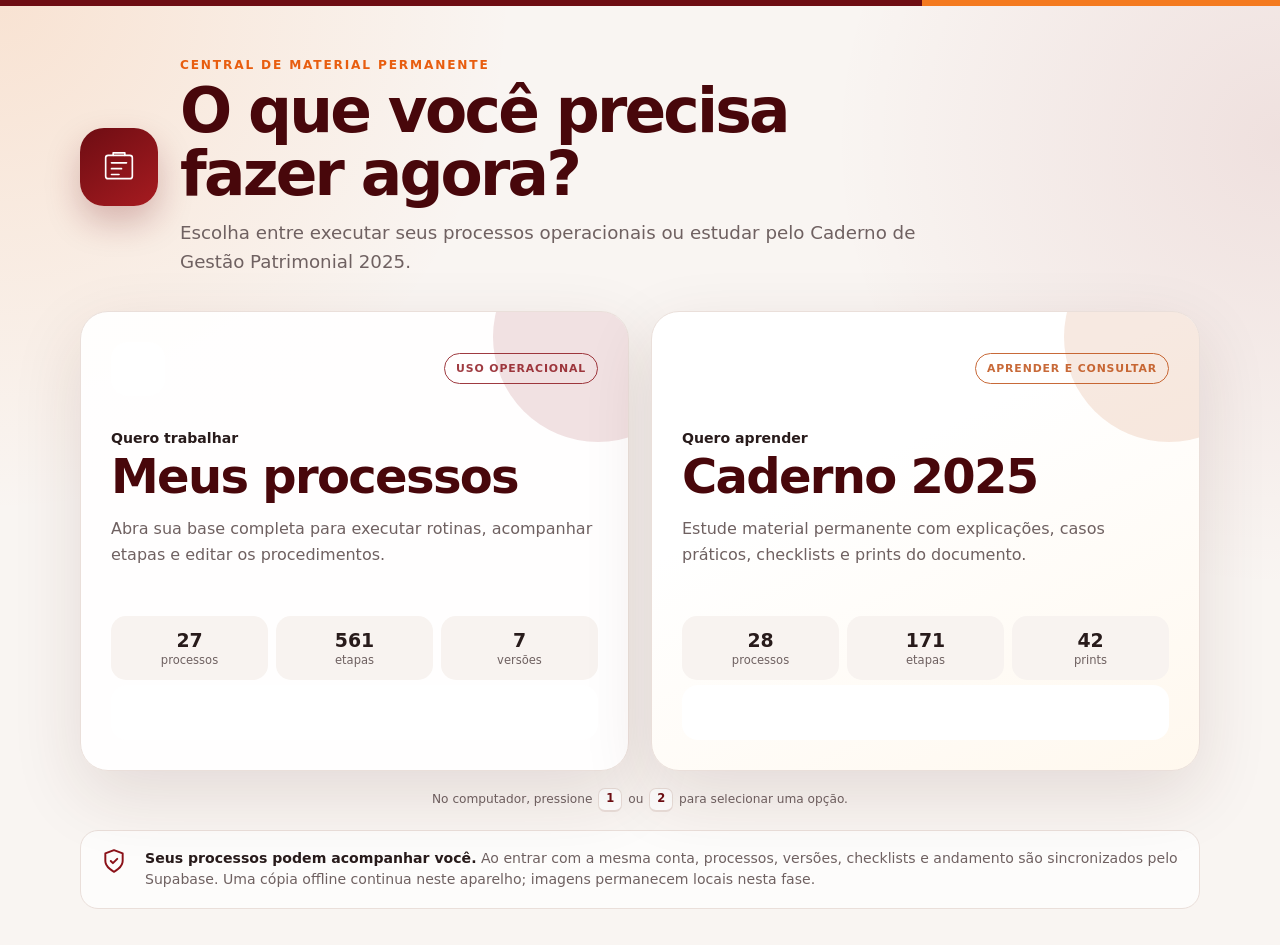
<file: index.html>
<!doctype html>
<html lang="pt-BR">
  <head>
    <meta charset="UTF-8" />
    <meta name="viewport" content="width=device-width, initial-scale=1.0" />
    <meta name="robots" content="noindex,nofollow,noarchive" />
    <meta name="theme-color" content="#8b1118" />
    <title>Central de Material Permanente</title>
    <link rel="icon" href="./app-atual/favicon.svg" />
    <link rel="stylesheet" href="./portal.css?v=20260727-js1" />
    <link rel="stylesheet" href="./portal-interactions.css?v=20260727-js1" />
    <script src="./portal.js?v=20260727-js1" defer></script>
  </head>
  <body>
    <main class="portal">
      <header class="hero">
        <div class="brand" aria-hidden="true">
          <svg viewBox="0 0 48 48" role="img">
            <path d="M11 10h26a3 3 0 0 1 3 3v22a3 3 0 0 1-3 3H11a3 3 0 0 1-3-3V13a3 3 0 0 1 3-3Z"/>
            <path d="M17 10V7h14v3M15 19h18M15 26h12M15 33h9"/>
          </svg>
        </div>
        <div class="hero-copy">
          <p class="eyebrow">CENTRAL DE MATERIAL PERMANENTE</p>
          <h1>O que você precisa fazer agora?</h1>
          <p class="subtitle">Escolha entre executar seus processos operacionais ou estudar pelo Caderno de Gestão Patrimonial 2025.</p>
        </div>
      </header>

      <a class="resume-card" data-resume hidden>
        <span class="resume-icon" aria-hidden="true">↻</span>
        <span>
          <small>CONTINUAR DE ONDE PAROU</small>
          <strong data-resume-name></strong>
        </span>
        <span class="resume-arrow" aria-hidden="true">→</span>
      </a>

      <section class="app-grid" aria-label="Aplicativos disponíveis">
        <a class="app-card operational" href="./app-atual/" data-app="processos">
          <div class="card-top">
            <span class="icon-box" aria-hidden="true">
              <svg viewBox="0 0 24 24">
                <path d="M9 5H5a2 2 0 0 0-2 2v12a2 2 0 0 0 2 2h12a2 2 0 0 0 2-2v-4M9 15l10-10M14 5h5v5"/>
              </svg>
            </span>
            <span class="card-labels">
              <span class="last-marker" data-last-marker hidden>ÚLTIMO ACESSO</span>
              <span class="badge">USO OPERACIONAL</span>
            </span>
          </div>

          <div class="card-content">
            <p class="action-label">Quero trabalhar</p>
            <h2>Meus processos</h2>
            <p>Abra sua base completa para executar rotinas, acompanhar etapas e editar os procedimentos.</p>

            <ul class="metrics" aria-label="Conteúdo do aplicativo">
              <li><strong>27</strong><span>processos</span></li>
              <li><strong>561</strong><span>etapas</span></li>
              <li><strong>7</strong><span>versões</span></li>
            </ul>
          </div>

          <span class="open-button"><span data-open-label>Abrir meus processos</span><span aria-hidden="true">→</span></span>
        </a>

        <a class="app-card learning" href="./caderno-2025/" data-app="caderno">
          <div class="card-top">
            <span class="icon-box" aria-hidden="true">
              <svg viewBox="0 0 24 24">
                <path d="M4 19.5A2.5 2.5 0 0 1 6.5 17H20M6.5 2H20v20H6.5A2.5 2.5 0 0 1 4 19.5v-15A2.5 2.5 0 0 1 6.5 2Z"/>
                <path d="M8 7h8M8 11h8"/>
              </svg>
            </span>
            <span class="card-labels">
              <span class="last-marker" data-last-marker hidden>ÚLTIMO ACESSO</span>
              <span class="badge">APRENDER E CONSULTAR</span>
            </span>
          </div>

          <div class="card-content">
            <p class="action-label">Quero aprender</p>
            <h2>Caderno 2025</h2>
            <p>Estude material permanente com explicações, casos práticos, checklists e prints do documento.</p>

            <ul class="metrics" aria-label="Conteúdo do aplicativo">
              <li><strong>28</strong><span>processos</span></li>
              <li><strong>171</strong><span>etapas</span></li>
              <li><strong>42</strong><span>prints</span></li>
            </ul>
          </div>

          <span class="open-button"><span data-open-label>Abrir versão didática</span><span aria-hidden="true">→</span></span>
        </a>
      </section>

      <p class="keyboard-tip">No computador, pressione <kbd>1</kbd> ou <kbd>2</kbd> para selecionar uma opção.</p>

      <footer class="privacy-note">
        <svg viewBox="0 0 24 24" aria-hidden="true">
          <path d="M12 22s8-4 8-10V5l-8-3-8 3v7c0 6 8 10 8 10Z"/>
          <path d="m9 12 2 2 4-4"/>
        </svg>
        <p><strong>Seus processos podem acompanhar você.</strong> Ao entrar com a mesma conta, processos, versões, checklists e andamento são sincronizados pelo Supabase. Uma cópia offline continua neste aparelho; imagens permanecem locais nesta fase.</p>
      </footer>
    </main>
  </body>
</html>
</file>
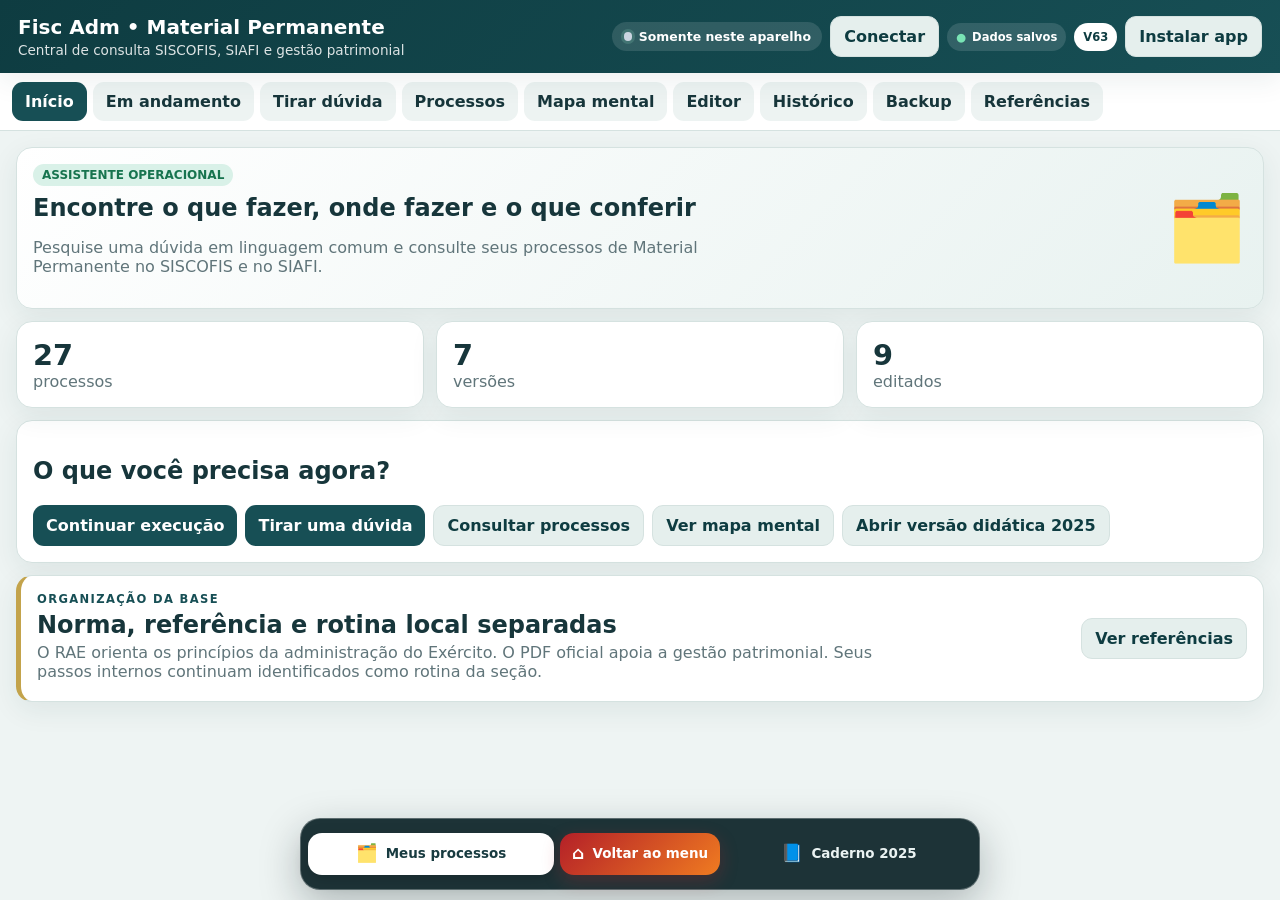
<file: app-atual/index.html>
<!doctype html>
<html lang="pt-BR">
  <head>
    <meta charset="UTF-8" />
    <meta name="viewport" content="width=device-width, initial-scale=1.0, viewport-fit=cover" />
    <meta name="robots" content="noindex,nofollow,noarchive" />
    <meta name="theme-color" content="#174f55" />
    <meta name="description" content="Central operacional para processos de Material Permanente no SISCOFIS e SIAFI." />
    <title>Fisc Adm • Material Permanente</title>
    <link rel="icon" href="./favicon.svg" />
    <link rel="manifest" href="./manifest.webmanifest" />
    <link rel="stylesheet" href="./styles.css" />
    <link rel="stylesheet" href="./supabase-sync.css" />
    <link rel="stylesheet" href="../shared-nav.css?v=20260727-suite1" />
  </head>
  <body>
    <nav class="suiteDock" aria-label="Navegação entre aplicativos">
  <a class="suiteDock__app" href="../app-atual/" data-suite-app="processos">
    <span aria-hidden="true">🗂️</span>
    <span>Meus processos</span>
  </a>
  <a class="suiteDock__menu" href="../" data-suite-menu>
    <span aria-hidden="true">⌂</span>
    <span>Voltar ao menu</span>
  </a>
  <a class="suiteDock__app" href="../caderno-2025/" data-suite-app="caderno">
    <span aria-hidden="true">📘</span>
    <span>Caderno 2025</span>
  </a>
</nav>
<header class="topbar">
  <div>
    <h1>Fisc Adm • Material Permanente</h1>
    <p>Central de consulta SISCOFIS, SIAFI e gestão patrimonial</p>
  </div>
  <div class="topbarActions">
    <span id="saveIndicator" class="saveIndicator">Dados salvos</span>
    <span id="versionBadge" class="versionBadge">V63</span>
    <button id="installBtn" class="ghost" hidden>Instalar app</button>
  </div>
</header>

<nav class="tabs" aria-label="Navegação principal">
  <button class="tab active" data-view="inicio">Início</button>
  <button class="tab" data-view="andamento">Em andamento</button>
  <button class="tab" data-view="duvidas">Tirar dúvida</button>
  <button class="tab" data-view="processos">Processos</button>
  <button class="tab" data-view="mapa">Mapa mental</button>
  <button class="tab" data-view="editor">Editor</button>
  <button class="tab" data-view="historico">Histórico</button>
  <button class="tab" data-view="backup">Backup</button>
  <button class="tab" data-view="referencias">Referências</button>
</nav>

<main>
  <section id="inicio" class="view active">
    <div class="hero card">
      <div>
        <span class="pill">ASSISTENTE OPERACIONAL</span>
        <h2>Encontre o que fazer, onde fazer e o que conferir</h2>
        <p>Pesquise uma dúvida em linguagem comum e consulte seus processos de Material Permanente no SISCOFIS e no SIAFI.</p>
      </div>
      <div class="heroIcon" aria-hidden="true">🗂️</div>
    </div>
    <div class="stats">
      <article class="card"><strong id="statProcesses">0</strong><span>processos</span></article>
      <article class="card"><strong id="statVersions">0</strong><span>versões</span></article>
      <article class="card"><strong id="statEdited">0</strong><span>editados</span></article>
    </div>
    <div class="card">
      <h2>O que você precisa agora?</h2>
      <div class="quickActions">
        <button class="primary" data-jump="andamento">Continuar execução</button>
        <button class="primary" data-jump="duvidas">Tirar uma dúvida</button>
        <button class="secondary" data-jump="processos">Consultar processos</button>
        <button class="secondary" data-jump="mapa">Ver mapa mental</button>
        <a class="secondary buttonLink" href="../caderno-2025/" target="_blank" rel="noreferrer">Abrir versão didática 2025</a>
      </div>
    </div>
    <div id="homeRunning" class="homeRunning"></div>
    <div class="card sourceSummary">
      <div>
        <span class="eyebrow">ORGANIZAÇÃO DA BASE</span>
        <h2>Norma, referência e rotina local separadas</h2>
        <p>O RAE orienta os princípios da administração do Exército. O PDF oficial apoia a gestão patrimonial. Seus passos internos continuam identificados como rotina da seção.</p>
      </div>
      <button class="secondary" data-jump="referencias">Ver referências</button>
    </div>
  </section>

  <section id="andamento" class="view">
    <div class="executionHero card">
      <div>
        <span class="eyebrow">MODO EXECUÇÃO</span>
        <h2>Processos em andamento</h2>
        <p>Continue da última etapa, registre responsável, observações, pendências e evidências.</p>
      </div>
      <button id="startRunFromDashboard" class="primary" type="button">Iniciar novo processo</button>
    </div>
    <div id="runningDashboard" class="runningDashboard"></div>
    <article id="executionWorkspace" class="executionWorkspace card" hidden></article>
  </section>

  <section id="duvidas" class="view">
    <div class="card doubtHero">
      <span class="eyebrow">CONSULTA RÁPIDA</span>
      <h2>Qual é a sua dúvida?</h2>
      <p>Exemplos: “como verificar NF liquidada?”, “qual conta usar na descarga?” ou “o que conferir no fechamento do mês?”.</p>
      <form id="questionForm" class="questionForm">
        <input id="questionInput" type="search" autocomplete="off" placeholder="Digite sua dúvida sobre SISCOFIS, SIAFI ou material permanente..." aria-label="Digite sua dúvida" />
        <button class="primary" type="submit">Pesquisar resposta</button>
      </form>
      <div class="suggestions" aria-label="Perguntas sugeridas">
        <button type="button" class="suggestion" data-question="Como verificar uma nota fiscal liquidada?">NF liquidada</button>
        <button type="button" class="suggestion" data-question="Como apropriar uma guia com saldo em trânsito?">Saldo em trânsito</button>
        <button type="button" class="suggestion" data-question="O que fazer no fechamento do mês?">Fechamento mensal</button>
        <button type="button" class="suggestion" data-question="Como conferir depreciação no SIAFI?">Depreciação</button>
      </div>
    </div>
    <div id="answerArea" class="answerArea" aria-live="polite">
      <article class="card emptyAnswer">
        <strong>Faça uma pergunta acima.</strong>
        <span>A resposta será montada somente com os processos cadastrados no seu app.</span>
      </article>
    </div>
    <div class="warning operationalWarning"><strong>Antes de executar:</strong> confirme a documentação, a UG, a conta e a orientação vigente da sua OM. O app é apoio à consulta e não substitui norma ou ordem da autoridade competente.</div>
  </section>

  <section id="processos" class="view">
    <div class="card filters">
      <input id="searchInput" type="search" placeholder="Buscar conta, comando, processo ou passo..." aria-label="Buscar processos" />
      <select id="categoryFilter" aria-label="Filtrar por categoria"><option value="">Todas as categorias</option></select>
    </div>
    <div class="organizeBar card">
      <div>
        <strong>Organização dos blocos</strong>
        <span>No computador: clique em “Organizar blocos”, arraste somente pela alça ⠿ ou use as setas. Para unir, clique em “Selecionar” em 2 ou mais blocos e depois em “Criar bloco único”.</span>
      </div>
      <div class="organizeActions">
        <button id="organizeToggle" class="secondary" type="button">Organizar blocos</button>
        <span id="selectedCount" class="selectedCount" hidden>0 selecionados</span>
        <button id="groupSelected" class="primary" type="button" hidden disabled>Criar bloco único</button>
        <button id="clearProcessSelection" class="secondary" type="button" hidden>Limpar seleção</button>
      </div>
    </div>
    <div id="processGrid" class="processGrid"></div>
    <article id="processDetail" class="card detail" hidden></article>
  </section>

  <section id="mapa" class="view">
    <div class="mapIntro card">
      <div>
        <span class="eyebrow">FLUXO COMPLETO</span>
        <h2>Fluxograma: da entrada ao fechamento do mês</h2>
        <p>Siga as setas e as decisões. Toque em uma caixa do fluxograma para consultar os processos daquela etapa.</p>
      </div>
      <span class="raeTag">Estrutura orientada pelo RAE</span>
    </div>
    <div class="mindMap" id="mindMap"></div>
    <div id="mapDetail" class="card mapDetail" aria-live="polite"></div>
  </section>

  <section id="editor" class="view">
    <div class="card">
      <div class="editorTop">
        <select id="editorSelect" aria-label="Processo para editar"></select>
        <input id="versionName" placeholder="Nome da nova versão, ex.: V58 Fechamento revisado" aria-label="Nome da nova versão" />
      </div>
      <div class="actionRow">
        <button id="newProcess" class="secondary">Novo processo</button>
        <button id="duplicateProcess" class="secondary">Duplicar</button>
        <button id="deleteProcess" class="danger">Excluir nesta edição</button>
      </div>
      <p class="hint">As mudanças só viram uma versão definitiva quando você tocar em <strong>Salvar nova versão</strong>.</p>
    </div>

    <form id="editorForm" class="card editorGrid">
      <label>Título<input id="edTitle" required /></label>
      <label>Categoria<input id="edCategory" /></label>
      <label>Ícone<input id="edIcon" maxlength="8" /></label>
      <label>Status<input id="edStatus" /></label>
      <label class="full">Origem<input id="edOrigin" /></label>
      <label class="full">Objetivo<textarea id="edGoal"></textarea></label>
      <label class="full">Aviso importante<textarea id="edWarning"></textarea></label>
      <div class="full visualEditorHeader">
        <div><strong>Editor visual das etapas</strong><span>No computador, arraste pela alça ⠿. Você também pode usar os botões Subir, Descer, Duplicar, Dividir, Unir abaixo e Excluir.</span></div>
        <button id="addVisualStep" class="secondary" type="button">+ Adicionar etapa</button>
      </div>
      <div class="full desktopEditorHelp"><strong>Como usar:</strong> “Unir abaixo” junta a etapa atual com a próxima. “Dividir” transforma uma etapa em duas. As mudanças só são gravadas após “Salvar nova versão”.</div>
      <div id="visualStepEditor" class="full visualStepEditor"></div>
      <label class="full rawStepsField">Passos em texto<textarea id="edSteps" class="large"></textarea></label>
      <label class="full">Observações, uma por linha<textarea id="edDetails"></textarea></label>
      <label class="full">Caminhos, um por linha<textarea id="edPaths"></textarea></label>
      <label class="full">Contas e referências, uma por linha<textarea id="edAccounts"></textarea></label>
      <label class="full">Modelo ou texto para copiar<textarea id="edCopy"></textarea></label>
      <div class="full actionRow stickySave">
        <button type="submit" class="primary">Salvar nova versão</button>
        <button type="button" id="discardChanges" class="secondary">Descartar alterações</button>
      </div>
      <div id="editorStatus" class="full status"></div>
    </form>
  </section>

  <section id="historico" class="view">
    <div class="card">
      <h2>Histórico de versões</h2>
      <p class="hint">Restaurar uma versão não apaga as outras. Ela volta a ser a versão ativa.</p>
      <div id="historyList" class="historyList"></div>
    </div>
  </section>

  <section id="referencias" class="view">
    <div class="card">
      <span class="eyebrow">FONTES E LIMITES</span>
      <h2>Referências usadas para organizar o app</h2>
      <div class="referenceGrid">
        <article class="referenceCard official">
          <span class="sourceType">NORMA OFICIAL</span>
          <h3>RAE — Regulamento de Administração do Exército</h3>
          <p>Portaria – C Ex nº 1.555, de 9 de julho de 2021. Referência para princípios, responsabilidades e controle administrativo.</p>
          <a href="https://www.sgex.eb.mil.br/sg8/001_estatuto_regulamentos_regimentos/02_regulamentos/port_n_1555_cmdo_eb_09jul2021.html" target="_blank" rel="noreferrer">Abrir publicação do Exército</a>
        </article>
        <article class="referenceCard guidance">
          <span class="sourceType">ORIENTAÇÃO PATRIMONIAL</span>
          <h3>Caderno de Gestão Patrimonial</h3>
          <p>Material oficial incorporado ao app para consulta e comparação com as rotinas da seção.</p>
          <a href="../caderno-2025/" target="_blank" rel="noreferrer">Abrir versão didática 2025</a>
        </article>
        <article class="referenceCard local">
          <span class="sourceType">ROTINA INTERNA</span>
          <h3>Seus processos operacionais</h3>
          <p>Passos, caminhos, contas, modelos e observações cadastrados por você. Devem ser revisados quando houver mudança de orientação.</p>
          <button class="secondary" data-jump="processos">Consultar processos</button>
        </article>
      </div>
      <div class="sourceLegend">
        <span><i class="legendDot officialDot"></i> Norma oficial</span>
        <span><i class="legendDot guidanceDot"></i> Referência oficial</span>
        <span><i class="legendDot localDot"></i> Rotina interna</span>
      </div>
    </div>
  </section>

  <section id="backup" class="view">
    <div class="card">
      <h2>Backup e segurança</h2>
      <p>O PWA mantém uma cópia no navegador. Ao conectar sua conta, processos, versões, checklists e andamento também são sincronizados. Screenshots continuam locais nesta fase de teste; mantenha o backup completo como proteção adicional.</p>
      <div class="actionRow">
        <button id="exportBackup" class="primary">Exportar backup completo</button>
        <label class="secondary fileButton">Importar backup<input id="importBackup" type="file" accept="application/json,.json" hidden /></label>
        <button id="resetBase" class="danger">Restaurar base original</button>
      </div>
      <div id="backupStatus" class="status"></div>
    </div>
    <div class="card">
      <h2>Sobre o salvamento</h2>
      <p>A cópia offline fica no <strong>IndexedDB</strong>. Com uma conta conectada, as alterações são enviadas ao Supabase quando houver internet e carregadas nos outros aparelhos.</p>
      <div class="storageMeter">
        <div><strong id="storageUsed">Calculando...</strong><span id="storageDetail">Uso do armazenamento deste aparelho</span></div>
        <div class="progressTrack"><span id="storageBar"></span></div>
      </div>
      <button id="refreshStorage" class="secondary" type="button">Atualizar medidor</button>
    </div>
  </section>
</main>

<div id="toast" class="toast" role="status" aria-live="polite"></div>
    <script src="./app.js"></script>
    <script src="./supabase-sync.js"></script>
    <script src="../shared-nav.js?v=20260727-suite1"></script>
  </body>
</html>
</file>
<file: portal.css>
:root {
  color-scheme: light;
  --red-950: #48070b;
  --red-900: #6e0d13;
  --red-800: #8b1118;
  --red-700: #a61b20;
  --orange-600: #e85d0f;
  --orange-500: #f47a1f;
  --ink: #281b1b;
  --muted: #6f6161;
  --surface: #fff;
  --canvas: #f9f5f2;
  --line: #eadfda;
  --shadow: 0 24px 70px rgba(76, 31, 22, .12);
}

* {
  box-sizing: border-box;
}

html {
  -webkit-text-size-adjust: 100%;
}

body {
  margin: 0;
  min-height: 100vh;
  color: var(--ink);
  background:
    radial-gradient(circle at 0 0, rgba(244, 122, 31, .15), transparent 32rem),
    radial-gradient(circle at 100% 15%, rgba(139, 17, 24, .09), transparent 28rem),
    var(--canvas);
  font-family: Inter, ui-sans-serif, system-ui, -apple-system, BlinkMacSystemFont, "Segoe UI", sans-serif;
}

body::before {
  position: fixed;
  inset: 0 0 auto;
  height: 6px;
  content: "";
  background: linear-gradient(90deg, var(--red-900) 0 72%, var(--orange-500) 72%);
}

.portal {
  width: min(1120px, calc(100% - 40px));
  margin: 0 auto;
  padding: 58px 0 36px;
}

.hero {
  display: grid;
  grid-template-columns: 78px minmax(0, 1fr);
  gap: 22px;
  align-items: center;
  max-width: 900px;
  margin-bottom: 34px;
}

.brand {
  display: grid;
  width: 78px;
  height: 78px;
  place-items: center;
  border-radius: 24px;
  color: #fff;
  background: linear-gradient(145deg, var(--red-900), var(--red-700));
  box-shadow: 0 16px 34px rgba(110, 13, 19, .25);
}

.brand svg {
  width: 40px;
  fill: none;
  stroke: currentColor;
  stroke-linecap: round;
  stroke-linejoin: round;
  stroke-width: 2;
}

.eyebrow {
  margin: 0 0 8px;
  color: var(--orange-600);
  font-size: .76rem;
  font-weight: 850;
  letter-spacing: .15em;
}

h1 {
  margin: 0;
  max-width: 760px;
  color: var(--red-950);
  font-size: clamp(2.1rem, 4.8vw, 4rem);
  line-height: 1.02;
  letter-spacing: -.045em;
}

.subtitle {
  max-width: 760px;
  margin: 13px 0 0;
  color: var(--muted);
  font-size: clamp(1rem, 1.8vw, 1.14rem);
  line-height: 1.6;
}

.app-grid {
  display: grid;
  grid-template-columns: repeat(2, minmax(0, 1fr));
  gap: 22px;
}

.app-card {
  position: relative;
  display: flex;
  min-height: 460px;
  overflow: hidden;
  flex-direction: column;
  padding: 30px;
  border: 1px solid var(--line);
  border-radius: 28px;
  color: inherit;
  background: rgba(255, 255, 255, .93);
  box-shadow: var(--shadow);
  text-decoration: none;
  transition: transform .2s ease, box-shadow .2s ease, border-color .2s ease;
}

.app-card::after {
  position: absolute;
  top: -80px;
  right: -75px;
  width: 210px;
  height: 210px;
  border-radius: 50%;
  content: "";
  opacity: .12;
  background: currentColor;
  pointer-events: none;
}

.app-card:hover {
  transform: translateY(-5px);
  border-color: rgba(139, 17, 24, .25);
  box-shadow: 0 30px 80px rgba(76, 31, 22, .18);
}

.app-card:focus-visible {
  outline: 4px solid rgba(244, 122, 31, .35);
  outline-offset: 4px;
}

.operational {
  color: var(--red-800);
}

.learning {
  color: #bd4a0e;
  background: linear-gradient(155deg, #fff 35%, #fff8ee);
}

.card-top {
  position: relative;
  z-index: 1;
  display: flex;
  align-items: center;
  justify-content: space-between;
  gap: 16px;
}

.icon-box {
  display: grid;
  width: 54px;
  height: 54px;
  flex: 0 0 54px;
  place-items: center;
  border-radius: 17px;
  color: #fff;
  background: currentColor;
}

.icon-box svg {
  width: 27px;
  fill: none;
  stroke: #fff;
  stroke-linecap: round;
  stroke-linejoin: round;
  stroke-width: 1.8;
}

.badge {
  padding: 8px 11px;
  border: 1px solid currentColor;
  border-radius: 999px;
  font-size: .68rem;
  font-weight: 850;
  letter-spacing: .08em;
  opacity: .82;
}

.card-content {
  color: var(--ink);
}

.action-label {
  margin: 34px 0 5px;
  color: currentColor;
  font-size: .88rem;
  font-weight: 800;
}

h2 {
  margin: 0;
  color: var(--red-950);
  font-size: clamp(2rem, 4vw, 3rem);
  line-height: 1.08;
  letter-spacing: -.035em;
}

.card-content > p:last-of-type {
  min-height: 78px;
  margin: 14px 0 22px;
  color: var(--muted);
  line-height: 1.6;
}

.metrics {
  display: grid;
  grid-template-columns: repeat(3, 1fr);
  gap: 8px;
  margin: 0;
  padding: 0;
  list-style: none;
}

.metrics li {
  padding: 13px 10px;
  border-radius: 15px;
  color: var(--ink);
  background: #f8f3f0;
  text-align: center;
}

.metrics strong,
.metrics span {
  display: block;
}

.metrics strong {
  color: currentColor;
  font-size: 1.18rem;
}

.metrics span {
  margin-top: 2px;
  color: var(--muted);
  font-size: .72rem;
}

.open-button {
  position: relative;
  z-index: 1;
  display: flex;
  align-items: center;
  justify-content: space-between;
  margin-top: auto;
  padding: 15px 18px;
  border-radius: 16px;
  color: #fff;
  background: currentColor;
  font-weight: 850;
}

.open-button span {
  color: #fff;
  font-size: 1.35rem;
  transition: transform .2s ease;
}

.app-card:hover .open-button span {
  transform: translateX(4px);
}

.privacy-note {
  display: grid;
  grid-template-columns: 32px minmax(0, 1fr);
  gap: 12px;
  align-items: start;
  margin-top: 22px;
  padding: 17px 20px;
  border: 1px solid var(--line);
  border-radius: 18px;
  color: var(--muted);
  background: rgba(255, 255, 255, .7);
}

.privacy-note svg {
  width: 26px;
  fill: none;
  stroke: var(--red-800);
  stroke-linecap: round;
  stroke-linejoin: round;
  stroke-width: 1.8;
}

.privacy-note p {
  margin: 0;
  font-size: .88rem;
  line-height: 1.55;
}

.privacy-note strong {
  color: var(--ink);
}

@media (max-width: 760px) {
  .portal {
    width: min(100% - 24px, 560px);
    padding-top: 34px;
  }

  .hero {
    grid-template-columns: 58px minmax(0, 1fr);
    gap: 14px;
    align-items: start;
    margin-bottom: 24px;
  }

  .brand {
    width: 58px;
    height: 58px;
    border-radius: 18px;
  }

  .brand svg {
    width: 31px;
  }

  .eyebrow {
    margin-top: 2px;
    font-size: .63rem;
  }

  h1 {
    font-size: clamp(1.75rem, 9vw, 2.45rem);
  }

  .subtitle {
    grid-column: 1 / -1;
    margin-top: 4px;
  }

  .app-grid {
    grid-template-columns: 1fr;
    gap: 16px;
  }

  .app-card {
    min-height: 0;
    padding: 22px;
    border-radius: 23px;
  }

  .icon-box {
    width: 48px;
    height: 48px;
    flex-basis: 48px;
    border-radius: 15px;
  }

  .badge {
    font-size: .61rem;
  }

  .action-label {
    margin-top: 24px;
  }

  h2 {
    font-size: 2.15rem;
  }

  .card-content > p:last-of-type {
    min-height: 0;
    margin-bottom: 18px;
  }

  .open-button {
    margin-top: 18px;
  }

  .privacy-note {
    margin-bottom: 8px;
    padding: 15px;
  }
}

@media (prefers-reduced-motion: reduce) {
  *,
  *::before,
  *::after {
    scroll-behavior: auto !important;
    transition: none !important;
  }
}
</file>
<file: portal-interactions.css>
.resume-card {
  display: grid;
  grid-template-columns: 44px minmax(0, 1fr) 30px;
  gap: 14px;
  align-items: center;
  margin: -10px 0 24px;
  padding: 14px 17px;
  border: 1px solid rgba(139, 17, 24, .16);
  border-radius: 18px;
  color: var(--red-900);
  background: rgba(255, 255, 255, .82);
  box-shadow: 0 12px 34px rgba(76, 31, 22, .08);
  text-decoration: none;
  transition: transform .2s ease, border-color .2s ease, box-shadow .2s ease;
}

.resume-card[hidden] {
  display: none;
}

.resume-card:hover,
.resume-card:focus-visible {
  transform: translateY(-2px);
  border-color: rgba(139, 17, 24, .32);
  box-shadow: 0 16px 42px rgba(76, 31, 22, .12);
}

.resume-card:focus-visible {
  outline: 4px solid rgba(244, 122, 31, .3);
  outline-offset: 3px;
}

.resume-icon {
  display: grid;
  width: 44px;
  height: 44px;
  place-items: center;
  border-radius: 14px;
  color: #fff;
  background: var(--red-800);
  font-size: 1.35rem;
  font-weight: 800;
}

.resume-card small,
.resume-card strong {
  display: block;
}

.resume-card small {
  margin-bottom: 3px;
  color: var(--orange-600);
  font-size: .65rem;
  font-weight: 900;
  letter-spacing: .1em;
}

.resume-card strong {
  color: var(--red-950);
  font-size: 1rem;
}

.resume-arrow {
  font-size: 1.35rem;
  transition: transform .2s ease;
}

.resume-card:hover .resume-arrow {
  transform: translateX(4px);
}

.card-labels {
  display: flex;
  min-width: 0;
  flex-wrap: wrap;
  justify-content: flex-end;
  gap: 7px;
}

.last-marker {
  padding: 8px 10px;
  border-radius: 999px;
  color: #fff;
  background: var(--red-800);
  font-size: .62rem;
  font-weight: 900;
  letter-spacing: .07em;
}

.last-marker[hidden] {
  display: none;
}

.app-card.is-last-used {
  border-color: rgba(139, 17, 24, .3);
  box-shadow: 0 26px 76px rgba(76, 31, 22, .17);
}

.app-card.is-opening {
  pointer-events: none;
}

.app-card.is-opening .open-button {
  filter: saturate(.8);
}

.app-card.is-opening .open-button::after {
  width: 17px;
  height: 17px;
  margin-left: 10px;
  border: 2px solid rgba(255, 255, 255, .42);
  border-top-color: #fff;
  border-radius: 50%;
  content: "";
  animation: portal-spin .7s linear infinite;
}

body {
  transition: opacity .16s ease;
}

body.is-navigating {
  opacity: .78;
}

.keyboard-tip {
  margin: 17px 0 -4px;
  color: var(--muted);
  font-size: .76rem;
  text-align: center;
}

kbd {
  display: inline-grid;
  min-width: 24px;
  height: 24px;
  margin: 0 2px;
  place-items: center;
  border: 1px solid var(--line);
  border-bottom-width: 2px;
  border-radius: 7px;
  color: var(--red-900);
  background: #fff;
  font: 800 .72rem/1 ui-sans-serif, system-ui, sans-serif;
}

@keyframes portal-spin {
  to { transform: rotate(360deg); }
}

@media (max-width: 760px) {
  .resume-card {
    margin: -4px 0 18px;
  }

  .card-labels {
    max-width: calc(100% - 58px);
  }

  .keyboard-tip {
    display: none;
  }
}

@media (prefers-reduced-motion: reduce) {
  body,
  .resume-card,
  .resume-arrow {
    transition: none;
  }

  .app-card.is-opening .open-button::after {
    animation: none;
  }
}
</file>
<file: app-atual/styles.css>
:root{--bg:#eef4f3;--card:#fff;--ink:#17363b;--muted:#60757a;--primary:#174f55;--primary2:#0e3c41;--line:#d5e2e0;--danger:#a22d2d;--good:#17744f;--shadow:0 8px 28px rgba(20,60,65,.08)}
.portalBack{display:block;padding:8px 14px;background:#fff4da;color:#654615;border-bottom:1px solid #e7c48b;text-align:center;font-weight:800;text-decoration:none}
*{box-sizing:border-box}html{scroll-behavior:smooth}body{margin:0;background:var(--bg);color:var(--ink);font-family:Inter,system-ui,-apple-system,"Segoe UI",sans-serif}.topbar{position:sticky;top:0;z-index:20;display:flex;justify-content:space-between;align-items:center;padding:15px 18px;background:linear-gradient(135deg,var(--primary2),var(--primary));color:white;box-shadow:var(--shadow)}.topbar h1{margin:0;font-size:1.25rem}.topbar p{margin:3px 0 0;font-size:.85rem;opacity:.86}.tabs{position:sticky;top:71px;z-index:19;display:flex;gap:6px;overflow:auto;padding:9px 12px;background:#fff;border-bottom:1px solid var(--line)}button,.buttonLink{font:inherit}.tab,.primary,.secondary,.danger,.ghost,.fileButton{border:0;border-radius:11px;padding:10px 13px;font-weight:750;cursor:pointer;text-decoration:none;display:inline-flex;align-items:center;justify-content:center}.tab{background:#edf3f2;color:var(--ink);white-space:nowrap}.tab.active,.primary{background:var(--primary);color:#fff}.secondary,.ghost,.fileButton{background:#e5efed;color:var(--primary2);border:1px solid var(--line)}.danger{background:var(--danger);color:#fff}main{max-width:1300px;margin:auto;padding:16px}.view{display:none}.view.active{display:block}.card{background:var(--card);border:1px solid var(--line);border-radius:16px;padding:16px;box-shadow:var(--shadow)}.hero{display:flex;justify-content:space-between;align-items:center;background:linear-gradient(135deg,#fff,#e8f2f0)}.hero h2{margin:.5rem 0}.hero p{max-width:720px;color:var(--muted)}.heroIcon{font-size:4rem}.pill{display:inline-block;padding:4px 9px;background:#d9f1e8;color:var(--good);border-radius:999px;font-size:.75rem;font-weight:900}.stats{display:grid;grid-template-columns:repeat(3,1fr);gap:12px;margin:12px 0}.stats article{display:flex;flex-direction:column}.stats strong{font-size:1.8rem}.stats span{color:var(--muted)}.quickActions,.actionRow{display:flex;gap:8px;flex-wrap:wrap}.filters{display:grid;grid-template-columns:2fr 1fr;gap:10px;margin-bottom:12px}input,textarea,select{width:100%;border:1px solid var(--line);border-radius:11px;padding:11px 12px;background:#fff;color:var(--ink);font:inherit}textarea{min-height:105px;resize:vertical}.large{min-height:260px}.processGrid{display:grid;grid-template-columns:repeat(3,minmax(0,1fr));gap:12px}.processCard{cursor:pointer;transition:.18s transform}.processCard:hover{transform:translateY(-2px)}.processCard h3{margin:9px 0 5px}.processCard p{margin:0;color:var(--muted)}.badge{display:inline-block;background:#e6f0ee;color:var(--primary2);border-radius:999px;padding:4px 9px;font-size:.76rem;font-weight:800}.detail{margin-top:14px}.step{display:grid;grid-template-columns:34px 1fr;gap:10px;padding:10px 0;border-bottom:1px solid var(--line)}.stepNum{font-weight:900;color:var(--primary)}.warning{background:#fff3cf;border:1px solid #efd27b;border-radius:11px;padding:12px}.editorTop{display:grid;grid-template-columns:1fr 1fr;gap:10px}.editorGrid{display:grid;grid-template-columns:1fr 1fr;gap:12px;margin-top:12px}.editorGrid label{display:grid;gap:6px;font-weight:750}.full{grid-column:1/-1}.hint{color:var(--muted);font-size:.9rem}.stickySave{position:sticky;bottom:10px;background:rgba(255,255,255,.94);padding:10px;border-radius:12px;border:1px solid var(--line)}.status{min-height:24px;color:var(--good);font-weight:750}.historyList{display:grid;gap:9px}.historyItem{display:grid;grid-template-columns:1fr auto;gap:12px;align-items:center;border:1px solid var(--line);border-radius:12px;padding:12px}.historyItem.active{background:#ebf7f4;border-color:#83bcb5}.historyItem h3{margin:0 0 4px}.historyItem p{margin:0;color:var(--muted);font-size:.86rem}.toast{position:fixed;right:18px;bottom:18px;max-width:360px;background:#17363b;color:#fff;padding:12px 14px;border-radius:12px;box-shadow:var(--shadow);opacity:0;transform:translateY(20px);pointer-events:none;transition:.2s}.toast.show{opacity:1;transform:none}@media(max-width:850px){.processGrid{grid-template-columns:1fr 1fr}.editorGrid,.editorTop,.filters{grid-template-columns:1fr}.full{grid-column:auto}}@media(max-width:560px){.processGrid,.stats{grid-template-columns:1fr}.heroIcon{display:none}.tabs{top:70px}.topbar{padding:12px}.topbar p{display:none}main{padding:12px}.historyItem{grid-template-columns:1fr}.actionRow>*{flex:1}}

.eyebrow{display:block;color:var(--primary);font-size:.72rem;font-weight:900;letter-spacing:.12em;margin-bottom:5px}.sourceSummary{display:flex;justify-content:space-between;align-items:center;gap:20px;margin-top:12px;border-left:5px solid #c3a34b}.sourceSummary h2,.sourceSummary p{margin:.25rem 0}.sourceSummary p{color:var(--muted);max-width:850px}.doubtHero{background:linear-gradient(135deg,#f9fffd,#e3f1ee);padding:clamp(18px,4vw,34px)}.doubtHero h2{font-size:clamp(1.6rem,4vw,2.5rem);margin:.2rem 0}.doubtHero>p{color:var(--muted);max-width:760px}.questionForm{display:grid;grid-template-columns:1fr auto;gap:9px;margin-top:18px}.questionForm input{font-size:1.05rem;padding:15px}.questionForm .primary{padding:0 22px}.suggestions{display:flex;flex-wrap:wrap;gap:8px;margin-top:12px}.suggestion{border:1px solid #a9cbc6;background:#fff;color:var(--primary2);border-radius:999px;padding:7px 11px;cursor:pointer;font-weight:700}.answerArea{margin-top:14px}.emptyAnswer{display:flex;flex-direction:column;gap:4px;text-align:center;padding:28px;color:var(--muted)}.emptyAnswer strong{color:var(--ink);font-size:1.1rem}.answerPrimary{border-top:5px solid var(--primary)}.answerHeading{display:flex;justify-content:space-between;align-items:flex-start;gap:16px}.answerHeading h2{margin:.15rem 0}.answerGoal{font-size:1.05rem;color:var(--muted);line-height:1.6}.answerSteps{margin-bottom:14px}.answerBox{display:grid;gap:4px;background:#edf5f4;border-radius:11px;padding:12px;margin:9px 0}.answerBox span{color:#3d585d}.relatedAnswers{margin-top:16px}.relatedAnswers h3{margin:0 0 8px}.relatedAnswer{width:100%;display:grid;text-align:left;gap:5px;margin-bottom:8px;cursor:pointer}.relatedAnswer span{color:var(--muted)}.operationalWarning{margin-top:14px}.cardMeta{display:flex;align-items:center;justify-content:space-between;gap:8px;flex-wrap:wrap}.sourceBadge{display:inline-flex;align-items:center;border-radius:999px;padding:4px 8px;font-size:.68rem;font-weight:850;white-space:nowrap}.sourceOfficial{background:#e3edff;color:#234d94}.sourceGuidance{background:#efe8ff;color:#67439c}.sourceLocal{background:#fff1d9;color:#8a5a08}.mapIntro{display:flex;justify-content:space-between;align-items:center;gap:18px}.mapIntro h2,.mapIntro p{margin:.25rem 0}.mapIntro p{color:var(--muted)}.raeTag{background:#e3edff;color:#234d94;border-radius:999px;padding:8px 12px;font-size:.78rem;font-weight:850;white-space:nowrap}.mindMap{display:grid;grid-template-columns:260px 1fr;gap:18px;align-items:center;margin:18px 0}.mapCenter{min-height:190px;border-radius:50%;background:linear-gradient(135deg,#103f44,#1d6970);color:#fff;display:flex;flex-direction:column;align-items:center;justify-content:center;text-align:center;box-shadow:0 16px 40px rgba(23,79,85,.22);border:8px solid #d4e8e5}.mapCenter span{font-size:.72rem;letter-spacing:.18em}.mapCenter strong{font-size:1.45rem;line-height:1.1;margin:6px 0}.mapCenter small{opacity:.78}.mapBranches{display:grid;grid-template-columns:1fr 1fr;gap:10px}.mapBranch{position:relative;display:grid;grid-template-columns:42px 1fr auto;gap:10px;align-items:center;text-align:left;border:1px solid var(--line);border-left:5px solid var(--branch,#1d6970);border-radius:14px;background:#fff;padding:13px;cursor:pointer;color:var(--ink);box-shadow:var(--shadow)}.mapBranch:hover,.mapBranch.selected{background:#f5fbfa;transform:translateY(-1px)}.mapBranch span:nth-child(2){display:grid;gap:3px}.mapBranch small{color:var(--muted);line-height:1.25}.mapBranch b{display:grid;place-items:center;min-width:28px;height:28px;border-radius:50%;background:#edf3f2;color:var(--primary)}.mapIcon{font-size:1.5rem}.mapBranch.blue{--branch:#3478b8}.mapBranch.purple{--branch:#7b59a3}.mapBranch.orange{--branch:#c4772b}.mapBranch.teal{--branch:#27877f}.mapBranch.green{--branch:#3e8a55}.mapBranch.gold{--branch:#b59636}.mapDetail{min-height:180px}.mapDetailHeading{display:flex;gap:12px;align-items:center}.mapDetailHeading h2,.mapDetailHeading p{margin:.15rem 0}.mapDetailHeading p{color:var(--muted)}.mapProcessList{display:grid;grid-template-columns:repeat(3,1fr);gap:8px;margin-top:14px}.mapProcess{display:grid;grid-template-columns:auto 1fr;gap:4px 9px;align-items:center;text-align:left;border:1px solid var(--line);border-radius:11px;background:#f9fbfb;padding:11px;cursor:pointer;color:var(--ink)}.mapProcess span{grid-row:1/3;font-size:1.25rem}.mapProcess small{color:var(--muted)}.referenceGrid{display:grid;grid-template-columns:repeat(3,1fr);gap:12px;margin-top:16px}.referenceCard{border:1px solid var(--line);border-top:5px solid #999;border-radius:14px;padding:15px;background:#fbfdfd}.referenceCard.official{border-top-color:#3478b8}.referenceCard.guidance{border-top-color:#7b59a3}.referenceCard.local{border-top-color:#c28b2e}.referenceCard h3{margin:.5rem 0}.referenceCard p{color:var(--muted);line-height:1.5}.referenceCard a{color:var(--primary);font-weight:800}.sourceType{font-size:.68rem;font-weight:900;letter-spacing:.1em;color:var(--muted)}.sourceLegend{display:flex;gap:18px;flex-wrap:wrap;border-top:1px solid var(--line);margin-top:18px;padding-top:14px;color:var(--muted);font-size:.84rem}.legendDot{display:inline-block;width:9px;height:9px;border-radius:50%;margin-right:5px}.officialDot{background:#3478b8}.guidanceDot{background:#7b59a3}.localDot{background:#c28b2e}

@media(max-width:850px){.mindMap{grid-template-columns:1fr}.mapCenter{min-height:130px;border-radius:24px}.mapProcessList,.referenceGrid{grid-template-columns:1fr 1fr}.sourceSummary,.mapIntro{align-items:flex-start}.questionForm{grid-template-columns:1fr}.questionForm .primary{padding:13px}.answerHeading{flex-direction:column}.raeTag{white-space:normal}}
@media(max-width:560px){.sourceSummary,.mapIntro{flex-direction:column}.sourceSummary button{width:100%}.mapBranches,.mapProcessList,.referenceGrid{grid-template-columns:1fr}.suggestion{flex:1}.doubtHero{padding:18px}.answerPrimary{padding:14px}.topbar h1{font-size:1.05rem}}

/* Fluxo operacional: entrada, vida do bem, saída e fechamento mensal */
.mindMap{display:block;margin:18px 0}.flowHeader,.flowFooter{display:flex;align-items:center;gap:12px;background:linear-gradient(135deg,#103f44,#1d6970);color:#fff;border-radius:14px;padding:14px 18px}.flowHeader{justify-content:space-between}.flowHeader span{font-size:.7rem;font-weight:900;letter-spacing:.12em;opacity:.8}.flowHeader strong{font-size:1rem}.processFlow{position:relative;display:grid;gap:0;padding:12px 0}.processFlow::before{content:"";position:absolute;left:33px;top:12px;bottom:12px;width:3px;background:linear-gradient(#3e8a55,#3478b8,#c4772b);border-radius:3px}.flowStage{position:relative;display:grid;grid-template-columns:44px 46px 1fr auto;align-items:center;gap:10px;width:100%;text-align:left;border:1px solid var(--line);background:#fff;color:var(--ink);padding:13px 15px;margin:5px 0;border-radius:14px;cursor:pointer;box-shadow:var(--shadow);transition:.18s}.flowStage:hover,.flowStage.selected{transform:translateX(4px);border-color:#6da59f;background:#f4fbfa}.flowStage.selected{box-shadow:0 8px 24px rgba(23,79,85,.15),inset 4px 0 0 var(--primary)}.flowNumber{position:relative;z-index:2;display:grid;place-items:center;width:36px;height:36px;border-radius:50%;background:var(--primary);color:#fff;font-weight:900;border:4px solid var(--bg)}.flowIcon{font-size:1.7rem;text-align:center}.flowText{display:grid;gap:4px}.flowText>strong{font-size:1.02rem}.flowText>small{color:var(--muted);line-height:1.35}.flowStage>b{display:grid;place-items:center;width:30px;height:30px;border-radius:50%;background:#e8f2f0;color:var(--primary);font-size:.82rem}.systemTags{display:flex;gap:5px;flex-wrap:wrap;margin-top:3px}.systemTags span,.systemTags i{display:inline-flex;padding:3px 7px;border-radius:999px;background:#e7effa;color:#315d8b;font-size:.66rem;font-weight:850;font-style:normal}.flowFooter{background:linear-gradient(135deg,#f0f8f5,#e3f0ec);color:var(--ink);border:1px solid #b8d5ce}.flowFooter>span{display:grid;place-items:center;width:38px;height:38px;border-radius:50%;background:var(--good);color:#fff;font-size:1.2rem;font-weight:900}.flowFooter div{display:grid;gap:2px}.flowFooter small{color:var(--muted)}.mapDetail{border-top:5px solid var(--primary)}.mapDetailHeading>.mapIcon{display:grid;place-items:center;width:54px;height:54px;border-radius:14px;background:#e8f2f0}.mapDetailHeading .systemTags{margin-top:7px}

@media(max-width:560px){.flowHeader{align-items:flex-start;flex-direction:column;gap:4px}.processFlow::before{left:28px}.flowStage{grid-template-columns:36px 34px 1fr;padding:11px 10px;gap:7px}.flowStage>b{display:none}.flowNumber{width:32px;height:32px}.flowIcon{font-size:1.35rem}.flowText>strong{font-size:.95rem}.flowText>small{font-size:.78rem}.flowStage:hover,.flowStage.selected{transform:none}.mapDetailHeading{align-items:flex-start}.mapDetailHeading>.mapIcon{width:44px;height:44px;flex:0 0 44px}}

/* Fluxograma com decisões e ramificações */
.flowchart{max-width:980px;margin:0 auto;display:flex;flex-direction:column;align-items:center;background:linear-gradient(180deg,#f8fcfb,#edf5f4);border:1px solid var(--line);border-radius:20px;padding:24px 26px;overflow:hidden}.terminator{display:flex;align-items:center;justify-content:center;gap:12px;min-width:330px;border-radius:999px;background:var(--primary);color:#fff;padding:12px 22px;font-weight:900;letter-spacing:.06em;box-shadow:0 8px 24px rgba(23,79,85,.18)}.terminator small{font-weight:600;letter-spacing:0;opacity:.85}.terminator.end{background:var(--good)}.flowArrow{color:var(--primary);font-size:1.25rem;font-weight:900;line-height:1.1;padding:5px 0;text-align:center}.flowNode{display:grid;grid-template-columns:46px 1fr auto;align-items:center;gap:12px;width:min(620px,100%);border:2px solid #78a9a3;border-radius:13px;background:#fff;color:var(--ink);padding:13px 15px;text-align:left;cursor:pointer;box-shadow:var(--shadow);transition:.16s}.flowNode:hover,.flowNode.selected{border-color:var(--primary);background:#f2faf8;transform:scale(1.01)}.flowNode.selected{box-shadow:0 0 0 3px rgba(23,79,85,.1),var(--shadow)}.flowNodeIcon{display:grid;place-items:center;width:42px;height:42px;border-radius:11px;background:#e8f2f0;font-size:1.45rem}.flowNode>span:nth-child(2){display:grid;gap:3px}.flowNode strong{font-size:1rem}.flowNode small{color:var(--muted);line-height:1.35}.flowNode>b{display:grid;place-items:center;width:29px;height:29px;border-radius:50%;background:#e7f1ef;color:var(--primary);font-size:.78rem}.decisionWrap{display:grid;place-items:center;padding:15px 0}.decision{display:grid;place-items:center;width:150px;height:150px;background:#fff8dd;border:2px solid #c39a2e;transform:rotate(45deg);box-shadow:var(--shadow)}.decision span{transform:rotate(-45deg);text-align:center;font-weight:900;color:#664d0a;line-height:1.25}.branchLabels{width:100%;display:grid;grid-template-columns:1fr 1fr;gap:36px;text-align:center;margin-top:2px}.branchLabels span,.answerLabel{display:inline-flex;justify-self:center;border-radius:999px;padding:4px 9px;background:#e7effa;color:#315d8b;font-size:.67rem;font-weight:900;letter-spacing:.06em}.branchGrid{width:100%;display:grid;grid-template-columns:1fr 1fr;gap:36px}.branchPath{display:flex;flex-direction:column;align-items:center}.branchPath .flowNode{width:100%}.branchArrow{font-size:1.7rem;color:var(--primary);font-weight:900;height:28px}.miniCheck,.loopBox{border:2px dashed #9bb9b5;border-radius:12px;background:#fff;padding:9px 13px;text-align:center;color:#395a5e;font-size:.8rem;font-weight:800}.merge{width:70%;height:20px;border-bottom:3px solid var(--primary);border-left:3px solid var(--primary);border-right:3px solid var(--primary);margin-top:2px;text-align:center}.merge span{position:relative;top:9px;background:#edf5f4;padding:0 10px;color:var(--primary);font-size:.66rem;font-weight:900}.usageBranches,.balanceBranches{width:100%;display:grid;grid-template-columns:1fr 1fr;gap:36px;margin:8px 0 10px}.usageBranches>div,.balanceBranches>div{display:flex;flex-direction:column;align-items:center;gap:8px}.usageBranches .flowNode,.balanceBranches .flowNode{width:100%}.answerLabel.yes{background:#dcf3e6;color:#23653e}.answerLabel.no{background:#ffe5e2;color:#91372d}.monthDivider{width:100%;display:flex;align-items:center;gap:12px;margin:24px 0 14px;color:#785c11;font-size:.75rem;font-weight:950;letter-spacing:.12em}.monthDivider::before,.monthDivider::after{content:"";height:2px;flex:1;background:#d9bd68}.returnArrow{color:#9a5b15;font-size:.75rem;font-weight:850}.systemTags i{white-space:nowrap}

@media(max-width:700px){.flowchart{padding:18px 10px}.terminator{min-width:0;width:100%;flex-direction:column;gap:3px;text-align:center}.branchGrid,.usageBranches,.balanceBranches{grid-template-columns:1fr;gap:16px}.branchLabels{display:none}.branchPath:first-child::before{content:"NOTA FISCAL"}.branchPath:nth-child(2)::before{content:"GUIA / TRANSFERÊNCIA"}.branchPath::before{display:inline-flex;border-radius:999px;padding:4px 9px;background:#e7effa;color:#315d8b;font-size:.67rem;font-weight:900;margin-bottom:2px}.branchArrow{display:none}.decision{width:118px;height:118px}.flowNode{grid-template-columns:38px 1fr;padding:11px 10px}.flowNode>b{display:none}.flowNodeIcon{width:36px;height:36px;font-size:1.2rem}.flowNode small{font-size:.76rem}.merge{width:88%}.monthDivider{font-size:.65rem}.usageBranches>div,.balanceBranches>div{padding-bottom:6px}}

/* Organização, arraste e agrupamento dos processos */
.organizeBar{display:flex;justify-content:space-between;align-items:center;gap:16px;margin-bottom:12px}.organizeBar>div:first-child{display:grid;gap:3px}.organizeBar>div:first-child span{color:var(--muted);font-size:.84rem}.organizeActions{display:flex;align-items:center;justify-content:flex-end;gap:7px;flex-wrap:wrap}.selectedCount{font-size:.78rem;font-weight:850;color:var(--primary);background:#e7f1ef;border-radius:999px;padding:7px 10px}.processCard.organizing{cursor:grab;user-select:none;border-style:dashed;padding-top:12px}.processCard.organizing:active{cursor:grabbing}.processCard.selected{border:2px solid var(--good);background:#f0faf5}.processCard.dragging{opacity:.45;transform:scale(.98)}.processCard.dragTarget{border:2px dashed #c28b2e;background:#fff9e9}.organizeCardTools{display:flex;align-items:center;gap:8px;margin-bottom:10px;border-bottom:1px solid var(--line);padding-bottom:8px}.selectProcess{display:grid;place-items:center;width:31px;height:31px;border:2px solid #92afa9;border-radius:9px;background:#fff;color:#61817b;font-weight:950;cursor:pointer}.selectProcess.selected{background:var(--good);border-color:var(--good);color:#fff}.dragHandle{font-size:.76rem;font-weight:850;color:var(--muted);flex:1}.moveButtons{display:flex;gap:4px}.moveButtons button{display:grid;place-items:center;width:31px;height:31px;border:1px solid var(--line);border-radius:8px;background:#edf3f2;color:var(--primary);font-weight:950;cursor:pointer}.groupCard{border-left:6px solid #74569b;background:linear-gradient(135deg,#fff,#f3eef9)}.groupCount{display:inline-flex;margin-top:10px;border-radius:999px;background:#e9e1f5;color:#65458f;padding:5px 9px;font-size:.73rem;font-weight:850}.groupMembers{display:grid;grid-template-columns:1fr 1fr;gap:8px;margin-top:14px}.groupMember{display:grid;grid-template-columns:30px 1fr;gap:3px 9px;align-items:center;text-align:left;border:1px solid var(--line);border-radius:11px;background:#f8fbfb;color:var(--ink);padding:11px;cursor:pointer}.groupMember>span{grid-row:1/3;display:grid;place-items:center;width:28px;height:28px;border-radius:50%;background:#e9e1f5;color:#65458f;font-weight:900}.groupMember small{color:var(--muted)}

@media(max-width:700px){.organizeBar{align-items:stretch;flex-direction:column}.organizeActions{justify-content:flex-start}.organizeActions>*{flex:1}.groupMembers{grid-template-columns:1fr}}

/* Checklist e ordenação dentro de cada processo */
.processDetailTools{display:flex;flex-wrap:wrap;gap:8px;margin:16px 0 12px;padding:12px;background:#edf5f3;border:1px solid var(--line);border-radius:13px}.processChecklistSummary{display:grid;grid-template-columns:auto 1fr;align-items:center;gap:2px 12px;margin:10px 0 16px;padding:12px;border-radius:13px;background:#f0faf5;border:1px solid #b8ddca}.processChecklistSummary strong{grid-row:1/3;font-size:1.65rem;color:var(--good)}.processChecklistSummary span{color:#477168;font-size:.84rem}.processChecklistSummary .progressTrack{height:10px}.processChecklistSummary .progressTrack i{display:block;height:100%;background:linear-gradient(90deg,#2a7e70,#42a16c);border-radius:999px;transition:width .2s}.processSteps{display:grid}.processStep{display:grid;grid-template-columns:34px 1fr;align-items:center;gap:10px;padding:11px 0;border-bottom:1px solid var(--line)}.processStep.completed{background:#eff9f3;color:#477168}.processStep.completed .processStepText{text-decoration:line-through}.processCheckControl{display:grid;place-items:center;cursor:pointer}.processCheckControl input{position:absolute;opacity:0;pointer-events:none}.processCheckControl span{display:grid;place-items:center;width:28px;height:28px;border:2px solid #91afa9;border-radius:8px;color:transparent;font-weight:950}.processCheckControl input:checked+span{background:var(--good);border-color:var(--good);color:#fff}.processStep.sortable{grid-template-columns:34px 1fr auto;margin:4px 0;padding:10px;border:1px dashed #9db8b4;border-radius:11px;background:#fbfdfd;cursor:grab}.processStep.sortable:active{cursor:grabbing}.processStep.dragging{opacity:.45}.processStep.dragTarget{border:2px dashed #c28b2e;background:#fff9e9}.stepOrderTools{display:flex;align-items:center;gap:5px}.stepDragHandle{font-size:1.15rem;color:var(--muted)}.stepOrderTools button{display:grid;place-items:center;width:31px;height:31px;border:1px solid var(--line);border-radius:8px;background:#edf3f2;color:var(--primary);font-weight:950;cursor:pointer}

@media(max-width:560px){.processDetailTools>*{flex:1}.processStep.sortable{grid-template-columns:28px 1fr}.stepOrderTools{grid-column:1/-1;justify-content:flex-end;border-top:1px solid var(--line);padding-top:7px}.stepDragHandle{margin-right:auto}}

/* Controles explícitos e arraste por toque */
.processCardActions{display:flex;gap:6px;flex-wrap:wrap;margin-top:14px;padding-top:11px;border-top:1px solid var(--line)}
.processCardActions button{border:1px solid var(--line);border-radius:9px;background:#edf5f3;color:var(--primary);padding:8px 9px;font-weight:800;cursor:pointer}
.processCardActions .openProcessAction{background:var(--primary);color:#fff;border-color:var(--primary)}
.detail{scroll-margin-top:130px}
.dragHandle{border:1px dashed #92afa9;border-radius:9px;background:#edf5f3;padding:9px 11px;color:var(--primary);cursor:grab;touch-action:none}
.selectProcess,.moveButtons button{width:38px;height:38px}
.processCard.dragTarget,.processStep.dragTarget{border-width:3px}
.processDetailTools{position:sticky;top:121px;z-index:14;box-shadow:0 5px 16px rgba(20,60,65,.08)}
.stepDragHandle{width:auto!important;min-width:82px!important;padding:0 8px;border-style:dashed!important;font-size:.72rem;color:var(--primary);touch-action:none;cursor:grab}

@media(max-width:700px){
  .organizeActions{position:sticky;bottom:8px;z-index:12;background:rgba(255,255,255,.96);border-radius:12px;padding:7px;box-shadow:var(--shadow)}
}
@media(max-width:560px){
  .processCardActions button{flex:1 1 auto}
  .processDetailTools{top:108px}
  .toast{left:10px;right:10px;bottom:10px;max-width:none}
}

/* Screenshots vinculados às etapas */
.processStepContent{display:grid;gap:8px;min-width:0}
.stepImageActions{display:flex;align-items:center;gap:8px;flex-wrap:wrap}
.stepImageActions>span{font-size:.75rem;font-weight:800;color:var(--muted)}
.addStepImage{border:1px solid #9ebeb9;border-radius:9px;background:#f3f8f7;color:var(--primary);padding:7px 9px;font-size:.76rem;font-weight:850;cursor:pointer}
.stepImagePrivacy{margin:0 0 14px;padding:11px 12px;border:1px solid #c9d9eb;border-radius:12px;background:#f1f6fc;color:#38556f;font-size:.82rem;line-height:1.45}
.stepImageGallery{display:grid;grid-template-columns:repeat(4,minmax(0,1fr));gap:8px}
.stepImageCard{position:relative;margin:0;border:1px solid var(--line);border-radius:11px;background:#fff;overflow:hidden}
.stepImagePreview{display:block;width:100%;height:110px;border:0;padding:0;background:#e9f0ef;cursor:zoom-in}
.stepImagePreview img{width:100%;height:100%;object-fit:cover;display:block}
.stepImageCard figcaption{padding:7px 8px 3px;color:var(--muted);font-size:.72rem;white-space:nowrap;overflow:hidden;text-overflow:ellipsis}
.removeStepImage{width:100%;border:0;background:#fff;color:var(--danger);padding:5px 8px 8px;text-align:left;font-size:.7rem;font-weight:800;cursor:pointer}
.stepImageViewer{position:fixed;inset:0;z-index:1000;display:grid;place-items:center;padding:18px;background:rgba(7,25,29,.88)}
.stepImageViewerPanel{position:relative;max-width:min(1100px,100%);max-height:94vh;display:grid;gap:8px;padding:12px;border-radius:14px;background:#fff;box-shadow:0 24px 70px rgba(0,0,0,.35)}
.stepImageViewerPanel img{display:block;max-width:100%;max-height:80vh;object-fit:contain;border-radius:9px}
.stepImageViewerPanel p{margin:0;padding:2px 4px;color:var(--ink)}
.closeStepImage{position:absolute;right:18px;top:18px;z-index:2;display:grid;place-items:center;width:38px;height:38px;border:0;border-radius:50%;background:rgba(16,48,53,.9);color:#fff;font-size:1.6rem;cursor:pointer}

@media(max-width:760px){.stepImageGallery{grid-template-columns:repeat(2,minmax(0,1fr))}}
@media(max-width:560px){
  .stepImageGallery{grid-template-columns:1fr 1fr}
  .stepImagePreview{height:95px}
  .addStepImage{width:100%}
  .stepImageViewer{padding:8px}
}

/* V60 — execução, editor visual, anotações e armazenamento */
.topbarActions{display:flex;align-items:center;justify-content:flex-end;gap:8px;flex-wrap:wrap}
.saveIndicator,.versionBadge{display:inline-flex;align-items:center;min-height:28px;padding:5px 9px;border-radius:999px;background:rgba(255,255,255,.13);font-size:.72rem;font-weight:850}
.saveIndicator::before{content:"●";margin-right:6px;color:#79e4b5}.saveIndicator.saving::before{color:#ffd567;animation:pulseSave .8s infinite alternate}
.versionBadge{background:#fff;color:var(--primary2)}
@keyframes pulseSave{to{opacity:.3}}
.progressTrack{height:14px;border-radius:999px;background:#dfe9e7;overflow:hidden}.progressTrack span{display:block;height:100%;width:0;background:linear-gradient(90deg,#2a7e70,#42a16c);border-radius:inherit;transition:width .25s}
.homeRunning{margin:12px 0}.homeRunningCard{display:grid;grid-template-columns:minmax(200px,.7fr) 2fr;gap:16px;align-items:center;border-left:5px solid #d79b28}.homeRunningCard h2{margin:.15rem 0}
.homeRunList{display:grid;grid-template-columns:repeat(3,1fr);gap:8px}.homeRunList button{display:grid;grid-template-columns:34px 1fr;gap:2px 8px;align-items:center;text-align:left;border:1px solid var(--line);border-radius:11px;background:#f8fbfb;color:var(--ink);padding:10px;cursor:pointer}.homeRunList button>span{grid-row:1/3;font-size:1.25rem}.homeRunList small{color:var(--muted)}
.executionHero{display:flex;justify-content:space-between;align-items:center;gap:18px;background:linear-gradient(135deg,#fff,#e7f3ef)}.executionHero h2,.executionHero p{margin:.25rem 0}.executionHero p{max-width:750px;color:var(--muted)}
.runSectionHeading{display:flex;align-items:center;gap:9px;margin:18px 0 9px}.runSectionHeading h2{margin:0}.runSectionHeading span{display:grid;place-items:center;min-width:28px;height:28px;border-radius:50%;background:#e3efed;color:var(--primary);font-size:.8rem;font-weight:900}
.runGrid{display:grid;grid-template-columns:repeat(3,minmax(0,1fr));gap:11px}.runGrid.compact{grid-template-columns:repeat(4,minmax(0,1fr))}.runCard{border-top:4px solid #d79b28}.runCard.completed{border-top-color:var(--good)}.runCard.cancelled{border-top-color:#9aa8aa}.runCardTop,.runCardActions{display:flex;justify-content:space-between;align-items:center;gap:8px}.runCardTop strong{font-size:1.3rem;color:var(--primary)}.runStatus{font-size:.72rem;font-weight:900;letter-spacing:.04em;color:#8b5b06}.runCard.completed .runStatus{color:var(--good)}.runCard h3{margin:10px 0 5px}.runCard p{margin:0 0 10px;color:var(--muted);font-size:.86rem}.runCard small{display:block;margin:7px 0 11px;color:var(--muted)}.runCardActions button{flex:1}
.progressTrack i{display:block;height:100%;width:0;background:linear-gradient(90deg,#2a7e70,#42a16c);border-radius:inherit;transition:width .25s}
.cardRunProgress{display:grid;gap:5px;margin-top:11px}.cardRunProgress>span{display:flex;justify-content:space-between;color:var(--muted);font-size:.76rem}.cardRunProgress .progressTrack{height:8px}
.executionWorkspace{margin-top:16px;padding:0;overflow:hidden;border-top:5px solid var(--primary)}
.executionTop{display:grid;grid-template-columns:auto 1fr auto;align-items:center;gap:15px;padding:17px;background:#f4faf8;border-bottom:1px solid var(--line)}.executionTop h2,.executionTop p{margin:.2rem 0}.executionTop p{color:var(--muted)}.executionPercent{font-size:2rem;color:var(--primary)}
.executionMeta{display:grid;grid-template-columns:1fr 1fr auto;gap:10px;align-items:end;padding:13px 17px}.executionMeta label{display:grid;gap:5px;font-size:.75rem;font-weight:850}.executionMeta span{padding-bottom:10px;color:var(--muted);font-size:.78rem}.executionProgress{height:9px;margin:0 17px}
.executionLayout{display:grid;grid-template-columns:290px 1fr;gap:0;margin-top:15px;border-top:1px solid var(--line);border-bottom:1px solid var(--line)}.executionRail{display:grid;align-content:start;max-height:70vh;overflow:auto;background:#f2f7f6;border-right:1px solid var(--line);padding:9px}.executionRail button{display:grid;grid-template-columns:30px 1fr;gap:8px;align-items:center;text-align:left;border:1px solid transparent;border-radius:10px;background:transparent;color:var(--ink);padding:8px;cursor:pointer}.executionRail button:hover,.executionRail button.current{background:#fff;border-color:#9cbcb7}.executionRail button.done>span{background:var(--good)}.executionRail button.na>span{background:#768b8d}.executionRail button>span{display:grid;place-items:center;width:28px;height:28px;border-radius:50%;background:#bfd1ce;color:#fff;font-size:.75rem;font-weight:900}.executionRail small{display:-webkit-box;overflow:hidden;-webkit-line-clamp:2;-webkit-box-orient:vertical;line-height:1.25}
.executionCurrent{min-width:0;padding:clamp(16px,3vw,30px)}.currentStepHeader{display:flex;justify-content:space-between;align-items:center;gap:10px;color:var(--primary);font-size:.73rem;font-weight:900;letter-spacing:.08em}.executionCurrent>h2{font-size:clamp(1.3rem,3vw,2rem);line-height:1.32;margin:12px 0 18px}.stepStateBadge{padding:5px 9px;border-radius:999px;background:#edf2f1;color:#687b7d;letter-spacing:0}.stepStateBadge.done{background:#dcf3e6;color:#23653e}.stepStateBadge.na{background:#e7ecec;color:#536669}.decisionCard{display:grid;gap:9px;border:1px solid #e3c96f;border-left:5px solid #c39a2e;border-radius:12px;background:#fff9e4;padding:12px;margin-bottom:14px}.decisionCard>div{display:grid;grid-template-columns:1fr 1fr;gap:8px}.decisionCard span{border-radius:9px;background:#fff;padding:9px;color:#655018}
.executionNote,.executionGeneralNote{display:grid;gap:7px;font-weight:850}.executionNote{margin-top:16px}.executionGeneralNote{padding:16px 17px}.executionNote textarea,.executionGeneralNote textarea{min-height:90px}.stepDecisionActions,.executionNav,.executionFinish{display:flex;align-items:center;gap:8px;flex-wrap:wrap}.stepDecisionActions{margin-top:10px}.executionNav{justify-content:space-between;margin-top:18px;padding-top:14px;border-top:1px solid var(--line)}.executionFinish{justify-content:space-between;padding:0 17px 17px}.executionFinish span{font-weight:800;color:var(--muted)}.executionEvidence{display:grid;gap:9px;margin:8px 0 14px}
.visualEditorHeader{display:flex;justify-content:space-between;align-items:center;gap:12px;margin-top:12px}.visualEditorHeader h3,.visualEditorHeader p{margin:.2rem 0}.visualEditorHeader p{color:var(--muted);font-size:.84rem}.visualStepEditor{display:grid;gap:8px;margin:9px 0}.visualStepRow{display:grid;grid-template-columns:36px minmax(0,1fr) auto;gap:9px;align-items:start;border:1px solid var(--line);border-radius:12px;background:#fbfdfd;padding:9px}.visualStepRow.dragging{opacity:.45}.visualStepRow.dragTarget{border:2px dashed #c28b2e;background:#fff9e9}.visualStepRow.decisionStep{border-left:5px solid #c39a2e;background:#fffcf1}.visualStepNumber{display:grid;place-items:center;width:34px;height:34px;border-radius:50%;background:var(--primary);color:#fff;font-weight:900}.visualStepFields{display:grid;grid-template-columns:minmax(0,1fr) 170px;gap:7px}.decisionFields{grid-column:1/-1;display:grid;grid-template-columns:1fr 1fr;gap:7px}.visualStepTools{display:flex;gap:4px;flex-wrap:wrap;max-width:230px;justify-content:flex-end}.visualStepTools button,.visualDrag{display:grid;place-items:center;min-width:34px;height:34px;border:1px solid var(--line);border-radius:8px;background:#edf3f2;color:var(--primary);font-weight:900;cursor:pointer}.visualDrag{cursor:grab}.visualStepTools button.danger{background:#fff0ee;color:var(--danger)}.emptyVisualSteps{padding:22px;border:1px dashed #a9bfbb;border-radius:12px;text-align:center;color:var(--muted)}.rawStepsField{opacity:.78}
.imageCardActions{display:grid;grid-template-columns:1fr auto;gap:4px;padding:4px 7px 7px}.imageCardActions button{border:0;border-radius:7px;background:#e8f1ef;color:var(--primary);padding:6px;font-size:.68rem;font-weight:850;cursor:pointer}.imageCardActions .removeStepImage{width:auto;background:#fff0ee;color:var(--danger);text-align:center;padding:6px}
.imageAnnotator{position:fixed;inset:0;z-index:1100;display:grid;place-items:center;padding:12px;background:rgba(5,24,27,.92)}.imageAnnotatorPanel{width:min(1200px,100%);max-height:96vh;display:grid;grid-template-rows:auto auto minmax(0,1fr) auto;border-radius:15px;background:#fff;overflow:hidden}.annotatorHeader,.annotatorFooter{display:flex;justify-content:space-between;align-items:center;gap:10px;padding:12px 15px}.annotatorHeader{border-bottom:1px solid var(--line)}.annotatorHeader>div{display:grid;gap:2px}.annotatorHeader small{color:var(--muted)}.annotatorHeader>button{border:0;background:transparent;font-size:1.7rem;cursor:pointer}.annotatorTools{display:flex;gap:6px;align-items:center;flex-wrap:wrap;padding:9px 15px;background:#f2f7f6}.annotatorTools button{border:1px solid var(--line);border-radius:8px;background:#fff;color:var(--primary);padding:8px 10px;font-weight:800;cursor:pointer}.annotatorTools button.active{background:var(--primary);color:#fff}.annotatorTools label{display:flex;align-items:center;gap:5px;font-size:.78rem;font-weight:800}.annotatorTools input{width:42px;height:34px;padding:3px}.annotatorCanvasWrap{overflow:auto;display:grid;place-items:center;padding:10px;background:#263639}.annotatorCanvasWrap canvas{display:block;max-width:100%;max-height:68vh;background:#fff;touch-action:none}.annotatorFooter{justify-content:flex-end;border-top:1px solid var(--line)}
.storageMeter{display:grid;gap:10px;margin-top:16px}.storageMeter>div:first-child{display:flex;justify-content:space-between;gap:12px}.storageMeter span{color:var(--muted)}.storageMeter .progressTrack{height:10px}.matchedStep{margin:14px 0;padding:13px;border:1px solid #9fc3bd;border-radius:12px;background:#f2faf8}.matchedStep .step{border:0}.matchedEvidence{display:flex;align-items:center;gap:9px;color:var(--muted);font-size:.8rem}.matchedEvidence img{width:90px;height:56px;object-fit:cover;border-radius:8px;border:1px solid var(--line)}.answerActions{display:flex;gap:8px;flex-wrap:wrap;margin-top:14px}

@media(max-width:980px){
  .runGrid,.runGrid.compact{grid-template-columns:1fr 1fr}
  .executionLayout{grid-template-columns:230px 1fr}
  .homeRunningCard{grid-template-columns:1fr}.homeRunList{grid-template-columns:1fr 1fr}
}
@media(max-width:700px){
  .topbar{align-items:flex-start}.topbarActions{max-width:52%}.saveIndicator{display:none}
  .runGrid,.runGrid.compact{grid-template-columns:1fr}.executionHero{align-items:stretch;flex-direction:column}.executionHero button{width:100%}
  .executionTop{grid-template-columns:auto 1fr}.executionPercent{grid-column:1/-1;text-align:right;font-size:1.25rem}.executionMeta{grid-template-columns:1fr}.executionMeta span{padding:0}
  .executionLayout{display:block}.executionRail{display:flex;max-height:none;overflow-x:auto;border-right:0;border-bottom:1px solid var(--line)}.executionRail button{flex:0 0 72px;display:flex;justify-content:center}.executionRail small{display:none}
  .visualStepRow{grid-template-columns:34px 1fr}.visualStepTools{grid-column:1/-1;max-width:none;justify-content:flex-end;border-top:1px solid var(--line);padding-top:7px}.visualDrag{margin-right:auto}.visualStepFields{grid-template-columns:1fr}.decisionFields{grid-template-columns:1fr}
}
@media(max-width:560px){
  .topbarActions{max-width:58%;gap:4px}.versionBadge{font-size:.65rem}.topbarActions .primary{padding:8px 9px;font-size:.72rem}
  .homeRunList{grid-template-columns:1fr}.executionTop{padding:12px}.executionMeta,.executionGeneralNote{padding:12px}.executionProgress{margin:0 12px}.executionCurrent{padding:16px 12px}.executionCurrent>h2{font-size:1.25rem}
  .stepDecisionActions>*{flex:1 1 45%}.stepDecisionActions .primary{flex-basis:100%}.executionNav>*{flex:1}.executionFinish{align-items:stretch;flex-direction:column;padding:0 12px 12px}.executionFinish button{width:100%}
  .decisionCard>div{grid-template-columns:1fr}.visualEditorHeader{align-items:stretch;flex-direction:column}.visualEditorHeader button{width:100%}.rawStepsField{display:none}
  .imageAnnotator{padding:0}.imageAnnotatorPanel{height:100vh;max-height:none;border-radius:0}.annotatorHeader{padding:9px}.annotatorHeader small{font-size:.72rem}.annotatorTools{padding:7px;overflow-x:auto;flex-wrap:nowrap}.annotatorTools button{white-space:nowrap}.annotatorCanvasWrap canvas{max-height:60vh}.annotatorFooter>*{flex:1}
  .storageMeter>div:first-child{flex-direction:column;gap:3px}.answerActions>*{width:100%}
}

/* V61 — controles de organização confiáveis no computador */
.desktopEditorHelp,.desktopReorderHelp{padding:11px 13px;border:1px solid #b9d4cf;border-radius:11px;background:#f1f8f6;color:#3d5e5a;font-size:.84rem;line-height:1.45}
.desktopReorderHelp{margin:-2px 0 12px;border-left:5px solid var(--primary)}
.organizeCardTools{align-items:stretch}.selectProcess{width:auto!important;min-width:112px;padding:8px 10px;white-space:nowrap}.dragHandle{min-width:130px;justify-content:center}.moveButtons{margin-left:auto}
.stepOrderTools{flex-wrap:wrap;justify-content:flex-end}.stepOrderTools button{width:auto;min-width:78px;padding:7px 10px;white-space:nowrap}.stepDragHandle{min-width:100px!important}
.visualStepTools{display:grid;grid-template-columns:repeat(2,minmax(112px,1fr));max-width:360px}.visualStepTools button,.visualDrag{width:100%;min-width:0;padding:6px 9px;white-space:nowrap}.visualDrag{grid-column:1/-1}
.visualStepTools button:disabled{opacity:.4;cursor:not-allowed}.processCard.organizing .processCardActions{opacity:.45;pointer-events:none}
@media(max-width:850px){
  .organizeCardTools{flex-wrap:wrap}.dragHandle{flex:1}.moveButtons{margin-left:0}
  .visualStepTools{max-width:none;grid-template-columns:repeat(3,minmax(100px,1fr))}
  .visualDrag{grid-column:auto}
}
@media(max-width:560px){
  .selectProcess,.dragHandle{flex:1;min-width:0}.moveButtons{width:100%;display:grid;grid-template-columns:1fr 1fr}.moveButtons button{width:100%}
  .stepOrderTools{display:grid;grid-template-columns:1fr 1fr}.stepOrderTools button{width:100%;min-width:0}.stepDragHandle{grid-column:1/-1;min-width:0!important}
  .visualStepTools{grid-template-columns:1fr 1fr}.visualDrag{grid-column:1/-1}
}
</file>
<file: app-atual/supabase-sync.css>
.cloudSyncStatus {
  display: inline-flex;
  align-items: center;
  gap: .4rem;
  padding: .42rem .7rem;
  border-radius: 999px;
  background: rgba(255,255,255,.12);
  color: #fff;
  font-size: .78rem;
  font-weight: 800;
  white-space: nowrap;
}

.cloudSyncStatus::before {
  content: "";
  width: .55rem;
  height: .55rem;
  border-radius: 50%;
  background: #a7f3d0;
  box-shadow: 0 0 0 3px rgba(167,243,208,.16);
}

.cloudSyncStatus[data-state="saving"]::before {
  background: #fde68a;
  animation: syncPulse 1s infinite alternate;
}

.cloudSyncStatus[data-state="waiting"]::before,
.cloudSyncStatus[data-state="local"]::before {
  background: #cbd5e1;
}

.cloudSyncStatus[data-state="error"]::before {
  background: #fca5a5;
}

.syncDialog {
  width: min(92vw, 520px);
  border: 0;
  border-radius: 24px;
  padding: 1.5rem;
  color: #17383c;
  box-shadow: 0 28px 80px rgba(0,0,0,.32);
}

.syncDialog::backdrop {
  background: rgba(6, 25, 27, .72);
  backdrop-filter: blur(4px);
}

.syncDialog h2 {
  margin: .4rem 0 .65rem;
}

.syncDialog p {
  color: #53676a;
  line-height: 1.55;
}

.syncDialogClose {
  display: flex;
  justify-content: flex-end;
}

.syncDialogClose button {
  width: 2.35rem;
  height: 2.35rem;
  border: 0;
  border-radius: 50%;
  background: #eef4f4;
  color: #31575b;
  font-size: 1.5rem;
  cursor: pointer;
}

.syncAuthForm {
  display: grid;
  gap: .9rem;
  margin-top: 1rem;
}

.syncAuthForm label {
  display: grid;
  gap: .35rem;
  font-weight: 800;
}

.syncAuthForm input {
  width: 100%;
  box-sizing: border-box;
  padding: .85rem 1rem;
  border: 1px solid #cbdada;
  border-radius: 12px;
  font: inherit;
}

.syncAuthForm input:focus {
  border-color: #d4511f;
  outline: 3px solid rgba(212,81,31,.14);
}

.syncActions {
  display: flex;
  flex-wrap: wrap;
  gap: .7rem;
  margin-top: .5rem;
}

.syncActions.vertical {
  display: grid;
}

@keyframes syncPulse {
  to { transform: scale(1.35); opacity: .65; }
}

@media (max-width: 700px) {
  .cloudSyncStatus {
    order: 5;
    width: 100%;
    justify-content: center;
  }

  .syncDialog {
    padding: 1.15rem;
  }

  .syncActions > button {
    flex: 1 1 100%;
  }
}
</file>
<file: shared-nav.css>
:root{--suite-dock-height:72px}
body.suite-integrated{padding-bottom:calc(var(--suite-dock-height) + env(safe-area-inset-bottom) + 14px)!important}
.suiteDock{position:fixed;z-index:10000;left:50%;bottom:max(10px,env(safe-area-inset-bottom));transform:translateX(-50%);display:grid;grid-template-columns:1fr auto 1fr;align-items:center;width:min(680px,calc(100% - 24px));min-height:var(--suite-dock-height);padding:7px;gap:6px;border:1px solid rgba(255,255,255,.28);border-radius:20px;background:rgba(20,43,47,.96);box-shadow:0 14px 40px rgba(7,25,29,.28);font-family:Inter,system-ui,-apple-system,"Segoe UI",sans-serif;backdrop-filter:blur(14px);-webkit-backdrop-filter:blur(14px)}
.suiteDock a{min-width:0;display:flex;align-items:center;justify-content:center;gap:8px;border-radius:14px;padding:11px 12px;color:#eaf3f2;text-decoration:none;font-size:.84rem;font-weight:800;line-height:1.1;text-align:center;transition:background .16s ease,transform .16s ease,color .16s ease}
.suiteDock a:hover,.suiteDock a:focus-visible{background:rgba(255,255,255,.13);outline:2px solid #ffd27a;outline-offset:1px}
.suiteDock a:active{transform:scale(.98)}
.suiteDock__menu{background:linear-gradient(135deg,#b42028,#ef7b21);color:#fff!important;box-shadow:0 6px 18px rgba(180,32,40,.28)}
.suiteDock__app[aria-current="page"]{background:#fff;color:#183b40;box-shadow:0 5px 16px rgba(0,0,0,.18)}
.suiteDock__app span:first-child,.suiteDock__menu span:first-child{font-size:1.1rem}
@media(max-width:560px){
  :root{--suite-dock-height:66px}
  .suiteDock{bottom:0;width:100%;border-radius:18px 18px 0 0;border-left:0;border-right:0;border-bottom:0;padding:6px 6px calc(6px + env(safe-area-inset-bottom));gap:3px}
  .suiteDock a{padding:9px 5px;gap:4px;flex-direction:column;font-size:.67rem}
  .suiteDock__menu{padding-left:8px!important;padding-right:8px!important}
}
@media(prefers-reduced-motion:reduce){.suiteDock a{transition:none}}
@media print{.suiteDock{display:none!important}body.suite-integrated{padding-bottom:0!important}}
</file>
